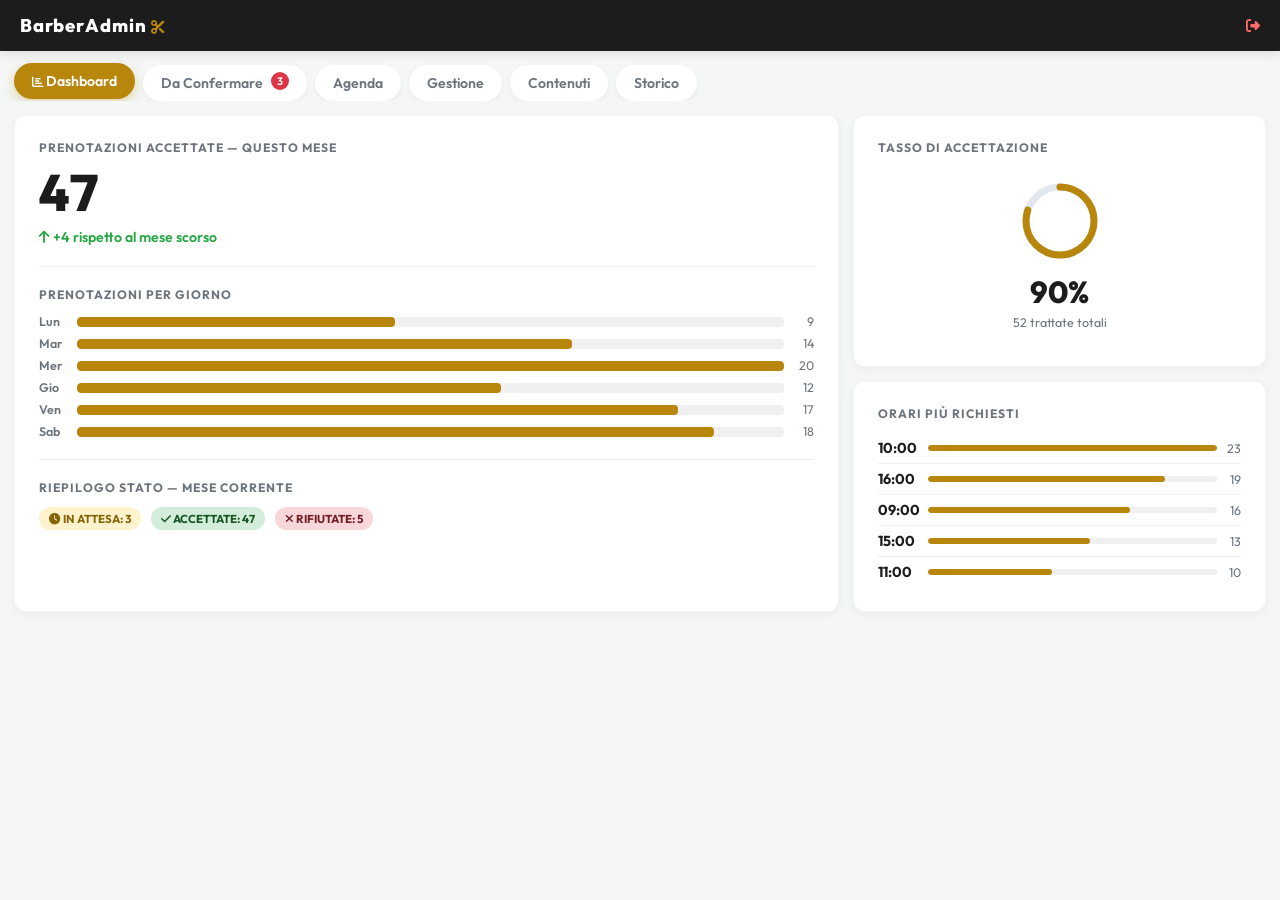
<file: preview_admin.html>
<!DOCTYPE html>
<html lang="it">
<head>
    <meta charset="UTF-8">
    <meta name="viewport" content="width=device-width, initial-scale=1.0, maximum-scale=1.0">
    <title>Preview — Admin BarberShop</title>
    <link href="https://fonts.googleapis.com/css2?family=Outfit:wght@400;600;700;800&display=swap" rel="stylesheet">
    <link rel="stylesheet" href="https://cdnjs.cloudflare.com/ajax/libs/font-awesome/6.4.0/css/all.min.css">
    <style>
        :root { --primary:#1C1C1C; --accent:#B8860B; --bg:#f4f7f6; --white:#fff; --green:#28a745; --red:#dc3545; --gray:#6c757d; --spring:cubic-bezier(0.25,0.46,0.45,0.94); }
        *,*::before,*::after { box-sizing:border-box; margin:0; padding:0; }
        body { font-family:'Outfit',sans-serif; background:var(--bg); padding-bottom:90px; color:#333; }

        .header { background:var(--primary); color:white; padding:14px 20px; position:sticky; top:0; z-index:100; display:flex; justify-content:space-between; align-items:center; box-shadow:0 2px 10px rgba(0,0,0,0.12); }
        .header h1 { margin:0; font-size:1.15rem; font-weight:800; letter-spacing:1px; }

        .nav-tabs { display:flex; gap:8px; padding:14px 14px 0; overflow-x:auto; white-space:nowrap; scrollbar-width:none; }
        .tab-btn { background:white; text-decoration:none; padding:9px 18px; border-radius:20px; font-weight:600; color:var(--gray); box-shadow:0 2px 5px rgba(0,0,0,0.05); transition:all 0.2s; flex-shrink:0; display:inline-block; font-size:0.88rem; cursor:pointer; border:none; font-family:inherit; }
        .tab-btn.active { background:var(--accent); color:white; transform:translateY(-2px); box-shadow:0 4px 12px rgba(184,134,11,0.3); }
        .badge-count { background:var(--red); color:white; padding:2px 6px; border-radius:50%; font-size:0.68rem; margin-left:5px; vertical-align:top; }

        .tab-content { display:none; padding:14px; animation:fadeIn 0.25s; }
        .tab-content.active { display:block; }
        @keyframes fadeIn { from { opacity:0; transform:translateY(8px); } to { opacity:1; transform:translateY(0); } }

        .card { background:white; border-radius:12px; padding:20px; margin-bottom:14px; box-shadow:0 2px 8px rgba(0,0,0,0.05); }
        .card-header { display:flex; justify-content:space-between; align-items:center; margin-bottom:12px; }
        .client-name { font-size:1.05rem; font-weight:700; margin:0; color:var(--primary); }

        .btn { display:inline-flex; align-items:center; justify-content:center; gap:8px; padding:11px 20px; border-radius:50px; font-weight:600; font-size:0.88rem; cursor:pointer; text-decoration:none; border:none; font-family:inherit; transition:all 0.2s; }
        .btn-green { background:#d4edda; color:#155724; border:1px solid #c3e6cb; }
        .btn-red   { background:#f8d7da; color:#721c24; border:1px solid #f5c6cb; }

        .form-group { margin-bottom:14px; }
        .form-group label { display:block; font-size:0.82rem; font-weight:700; margin-bottom:5px; color:var(--gray); }
        input, select, textarea { width:100%; padding:11px 12px; border:1px solid #e2e8f0; border-radius:8px; font-size:0.95rem; font-family:inherit; color:#333; }

        /* BENTO DASHBOARD */
        .bento-grid { display:grid; grid-template-columns:2fr 1fr; gap:14px; }
        .bento-tall { grid-row:span 2; }
        .bento-card { background:white; border-radius:12px; padding:24px; box-shadow:0 2px 8px rgba(0,0,0,0.05); border:1px solid rgba(0,0,0,0.04); }
        .bc-label { font-size:0.76rem; font-weight:700; text-transform:uppercase; letter-spacing:1px; color:var(--gray); margin-bottom:12px; display:block; }
        .bc-number { font-size:3.2rem; font-weight:800; color:var(--primary); line-height:1; font-variant-numeric:tabular-nums; }
        .bc-delta { font-size:0.88rem; font-weight:600; margin-top:10px; }
        .bc-delta.up { color:#28a745; }
        .bar-chart { margin-top:10px; }
        .bar-row { display:flex; align-items:center; gap:10px; margin-bottom:7px; }
        .bar-label { font-size:0.78rem; font-weight:600; color:var(--gray); width:28px; flex-shrink:0; }
        .bar-track { flex-grow:1; background:#f0f0f0; border-radius:4px; height:10px; overflow:hidden; }
        .bar-fill { height:100%; background:var(--accent); border-radius:4px; }
        .bar-count { font-size:0.78rem; color:var(--gray); width:20px; text-align:right; flex-shrink:0; }
        .circle-wrap { display:flex; flex-direction:column; align-items:center; justify-content:center; padding:12px 0; }
        .circle-pct { font-size:1.9rem; font-weight:800; color:var(--primary); margin-top:10px; }
        .circle-sub { font-size:0.78rem; color:var(--gray); margin-top:4px; }
        .top-list { list-style:none; margin-top:6px; }
        .top-list li { display:flex; align-items:center; gap:8px; padding:6px 0; border-bottom:1px solid #f0f0f0; }
        .top-list li:last-child { border:none; }
        .top-ora { font-weight:700; font-size:0.9rem; color:var(--primary); width:42px; flex-shrink:0; }
        .top-bar { flex-grow:1; background:#f0f0f0; border-radius:3px; height:6px; overflow:hidden; }
        .top-bar-fill { height:100%; background:var(--accent); border-radius:3px; }
        .top-cnt { font-size:0.78rem; color:var(--gray); width:16px; text-align:right; }

        /* WEEK CALENDAR */
        .view-toggle { display:flex; gap:8px; margin-bottom:12px; }
        .view-btn { padding:8px 18px; border-radius:20px; font-weight:600; cursor:pointer; border:1px solid #e2e8f0; background:white; color:var(--gray); font-family:inherit; font-size:0.87rem; }
        .view-btn.active { background:var(--accent); color:white; border-color:var(--accent); }
        .week-nav { display:flex; align-items:center; justify-content:space-between; background:white; padding:11px 16px; border-radius:12px; box-shadow:0 2px 5px rgba(0,0,0,0.05); margin-bottom:12px; }
        .week-nav span { font-weight:700; font-size:0.9rem; color:var(--primary); }
        .week-nav button { background:#eee; border:none; border-radius:50%; width:30px; height:30px; cursor:pointer; font-size:0.75rem; display:flex; align-items:center; justify-content:center; }
        .week-grid { display:grid; grid-template-columns:repeat(7,1fr); gap:8px; }
        .week-day { background:white; border-radius:10px; padding:10px 7px; min-height:80px; box-shadow:0 2px 5px rgba(0,0,0,0.04); }
        .week-day.today .week-day-date { color:var(--accent); }
        .week-day-header { font-size:0.7rem; font-weight:700; text-transform:uppercase; color:var(--gray); margin-bottom:4px; text-align:center; }
        .week-day-date { text-align:center; font-weight:800; font-size:1rem; color:var(--primary); margin-bottom:6px; }
        .appt-badge { background:#d4edda; color:#155724; font-size:0.67rem; padding:3px 5px; border-radius:4px; margin-bottom:3px; cursor:pointer; display:block; overflow:hidden; text-overflow:ellipsis; white-space:nowrap; }

        /* HOURS TABLE */
        .hours-table { width:100%; border-collapse:collapse; }
        .hours-table th { text-align:left; padding:8px 10px; font-size:0.78rem; font-weight:700; color:var(--gray); text-transform:uppercase; border-bottom:2px solid #eee; }
        .hours-table td { padding:8px 10px; vertical-align:middle; font-size:0.9rem; border-bottom:1px solid #f5f5f5; }
        .hours-table input[type="time"] { width:auto; padding:7px 8px; font-size:0.85rem; }
        .hours-table input[type="checkbox"] { width:auto; }
        .day-closed td:not(:first-child):not(:nth-child(2)) input { opacity:0.3; pointer-events:none; }

        /* INBOX CARDS */
        .time-badge { background:#edf2f7; color:var(--primary); font-weight:800; font-size:1rem; padding:5px 12px; border-radius:8px; }
        .date-badge { font-size:0.82rem; color:var(--gray); font-weight:600; text-transform:uppercase; }
        .service-info { color:var(--gray); font-size:0.92rem; margin-top:4px; display:flex; align-items:center; gap:5px; }
        .phone-link { color:var(--accent); font-weight:600; margin-top:5px; display:inline-block; font-size:0.92rem; text-decoration:none; }
        .actions-stack { display:flex; flex-direction:column; gap:10px; align-items:center; margin-top:14px; }
        .badge { padding:4px 10px; border-radius:14px; font-size:0.72rem; font-weight:700; text-transform:uppercase; }
        .badge-accettato { background:#d4edda; color:#155724; }
        .badge-rifiutato { background:#f8d7da; color:#721c24; }
        .badge-attesa    { background:#fff3cd; color:#856404; }

        @media (max-width:600px) {
            .bento-grid { grid-template-columns:1fr; }
            .bento-tall { grid-row:auto; }
            .week-grid  { gap:4px; }
            .week-day   { padding:6px 4px; min-height:60px; }
        }
    </style>
</head>
<body>

<div class="header">
    <h1>BarberAdmin <i class="fas fa-cut" style="font-size:0.75em;color:var(--accent);"></i></h1>
    <a href="#" style="color:#ff6b6b;font-size:0.88rem;font-weight:600;"><i class="fas fa-sign-out-alt"></i></a>
</div>

<div class="nav-tabs">
    <button class="tab-btn active" onclick="showTab('dashboard',this)"><i class="fas fa-chart-bar" style="font-size:0.8em;"></i> Dashboard</button>
    <button class="tab-btn" onclick="showTab('inbox',this)">Da Confermare <span class="badge-count">3</span></button>
    <button class="tab-btn" onclick="showTab('agenda',this)">Agenda</button>
    <button class="tab-btn" onclick="showTab('tools',this)">Gestione</button>
    <button class="tab-btn" onclick="showTab('cms',this)">Contenuti</button>
    <button class="tab-btn" onclick="showTab('history',this)">Storico</button>
</div>

<!-- TAB DASHBOARD -->
<div id="tab-dashboard" class="tab-content active">
    <div class="bento-grid">

        <!-- CARD GRANDE -->
        <div class="bento-card bento-tall">
            <span class="bc-label">Prenotazioni accettate &mdash; questo mese</span>
            <div class="bc-number" id="countEl">0</div>
            <div class="bc-delta up"><i class="fas fa-arrow-up"></i> +4 rispetto al mese scorso</div>

            <hr style="border:none;border-top:1px solid #f0f0f0;margin:20px 0;">

            <span class="bc-label">Prenotazioni per giorno</span>
            <div class="bar-chart">
                <div class="bar-row"><span class="bar-label">Lun</span><div class="bar-track"><div class="bar-fill" style="width:45%"></div></div><span class="bar-count">9</span></div>
                <div class="bar-row"><span class="bar-label">Mar</span><div class="bar-track"><div class="bar-fill" style="width:70%"></div></div><span class="bar-count">14</span></div>
                <div class="bar-row"><span class="bar-label">Mer</span><div class="bar-track"><div class="bar-fill" style="width:100%"></div></div><span class="bar-count">20</span></div>
                <div class="bar-row"><span class="bar-label">Gio</span><div class="bar-track"><div class="bar-fill" style="width:60%"></div></div><span class="bar-count">12</span></div>
                <div class="bar-row"><span class="bar-label">Ven</span><div class="bar-track"><div class="bar-fill" style="width:85%"></div></div><span class="bar-count">17</span></div>
                <div class="bar-row"><span class="bar-label">Sab</span><div class="bar-track"><div class="bar-fill" style="width:90%"></div></div><span class="bar-count">18</span></div>
            </div>

            <hr style="border:none;border-top:1px solid #f0f0f0;margin:20px 0;">

            <span class="bc-label">Riepilogo stato &mdash; mese corrente</span>
            <div style="display:flex;gap:10px;margin-top:6px;flex-wrap:wrap;">
                <span class="badge badge-attesa"><i class="fas fa-clock"></i> In attesa: 3</span>
                <span class="badge badge-accettato"><i class="fas fa-check"></i> Accettate: 47</span>
                <span class="badge badge-rifiutato"><i class="fas fa-times"></i> Rifiutate: 5</span>
            </div>
        </div>

        <!-- CARD TASSO -->
        <div class="bento-card">
            <span class="bc-label">Tasso di accettazione</span>
            <div class="circle-wrap">
                <svg width="84" height="84" viewBox="0 0 84 84">
                    <circle cx="42" cy="42" r="34" fill="none" stroke="#e2e8f0" stroke-width="7"/>
                    <circle cx="42" cy="42" r="34" fill="none" stroke="#B8860B" stroke-width="7"
                        stroke-dasharray="171 201"
                        stroke-linecap="round" transform="rotate(-90 42 42)"/>
                </svg>
                <div class="circle-pct">90%</div>
                <div class="circle-sub">52 trattate totali</div>
            </div>
        </div>

        <!-- CARD TOP ORARI -->
        <div class="bento-card">
            <span class="bc-label">Orari più richiesti</span>
            <ul class="top-list">
                <li><span class="top-ora">10:00</span><div class="top-bar"><div class="top-bar-fill" style="width:100%"></div></div><span class="top-cnt">23</span></li>
                <li><span class="top-ora">16:00</span><div class="top-bar"><div class="top-bar-fill" style="width:82%"></div></div><span class="top-cnt">19</span></li>
                <li><span class="top-ora">09:00</span><div class="top-bar"><div class="top-bar-fill" style="width:70%"></div></div><span class="top-cnt">16</span></li>
                <li><span class="top-ora">15:00</span><div class="top-bar"><div class="top-bar-fill" style="width:56%"></div></div><span class="top-cnt">13</span></li>
                <li><span class="top-ora">11:00</span><div class="top-bar"><div class="top-bar-fill" style="width:43%"></div></div><span class="top-cnt">10</span></li>
            </ul>
        </div>

    </div>
</div>

<!-- TAB INBOX -->
<div id="tab-inbox" class="tab-content">
    <div class="card" style="border-left:5px solid #ffc107;">
        <div class="card-header">
            <span class="time-badge">09:30</span>
            <span class="date-badge">17 Mag</span>
        </div>
        <h3 style="font-size:1.1rem;font-weight:700;color:var(--primary);margin:0 0 4px;">Marco Rossi</h3>
        <div class="service-info"><i class="fas fa-cut"></i> Taglio + Barba</div>
        <a class="phone-link"><i class="fas fa-phone"></i> 348 1234567</a>
        <div class="actions-stack">
            <a href="#" class="btn btn-green" style="width:100%;max-width:none;"><i class="fas fa-check"></i> Accetta</a>
            <a href="#" class="btn btn-red" style="width:100%;max-width:none;"><i class="fas fa-times"></i> Rifiuta</a>
        </div>
    </div>
    <div class="card" style="border-left:5px solid #ffc107;">
        <div class="card-header">
            <span class="time-badge">14:00</span>
            <span class="date-badge">17 Mag</span>
        </div>
        <h3 style="font-size:1.1rem;font-weight:700;color:var(--primary);margin:0 0 4px;">Luca Ferrari</h3>
        <div class="service-info"><i class="fas fa-cut"></i> Taglio Classico</div>
        <a class="phone-link"><i class="fas fa-phone"></i> 333 9876543</a>
        <div class="actions-stack">
            <a href="#" class="btn btn-green" style="width:100%;max-width:none;"><i class="fas fa-check"></i> Accetta</a>
            <a href="#" class="btn btn-red" style="width:100%;max-width:none;"><i class="fas fa-times"></i> Rifiuta</a>
        </div>
    </div>
</div>

<!-- TAB AGENDA -->
<div id="tab-agenda" class="tab-content">
    <div class="view-toggle">
        <button class="view-btn active">Lista</button>
        <button class="view-btn">Settimana</button>
    </div>

    <div class="week-nav">
        <button><i class="fas fa-chevron-left"></i></button>
        <span>12/05 – 18/05</span>
        <button><i class="fas fa-chevron-right"></i></button>
    </div>
    <div class="week-grid" style="margin-bottom:14px;">
        <div class="week-day"><div class="week-day-header">Lun</div><div class="week-day-date">12</div><div class="appt-badge">09:00 Marco</div><div class="appt-badge">10:30 Luca</div></div>
        <div class="week-day"><div class="week-day-header">Mar</div><div class="week-day-date">13</div><div class="appt-badge">15:00 Davide</div></div>
        <div class="week-day today"><div class="week-day-header">Mer</div><div class="week-day-date">14</div><div class="appt-badge">09:30 Giorgio</div><div class="appt-badge">11:00 Fabio</div><div class="appt-badge">16:00 Aldo</div></div>
        <div class="week-day"><div class="week-day-header">Gio</div><div class="week-day-date">15</div></div>
        <div class="week-day"><div class="week-day-header">Ven</div><div class="week-day-date">16</div><div class="appt-badge">10:00 Riccardo</div></div>
        <div class="week-day"><div class="week-day-header">Sab</div><div class="week-day-date">17</div><div class="appt-badge">08:30 Pietro</div><div class="appt-badge">14:00 Enzo</div></div>
        <div class="week-day"><div class="week-day-header">Dom</div><div class="week-day-date">18</div></div>
    </div>

    <div class="card" style="border-left:5px solid #28a745;">
        <div class="card-header">
            <span class="time-badge">09:00</span>
            <span class="date-badge">12 Mag</span>
        </div>
        <h3 style="font-size:1.1rem;font-weight:700;color:var(--primary);margin:0 0 4px;">Marco Rossi</h3>
        <div class="service-info"><i class="fas fa-cut"></i> Taglio Classico</div>
        <a class="phone-link"><i class="fas fa-phone"></i> 348 1234567</a>
    </div>
</div>

<!-- TAB TOOLS -->
<div id="tab-tools" class="tab-content">
    <div class="card" style="border-left:5px solid var(--accent);">
        <div class="card-header">
            <h3 class="client-name"><i class="far fa-clock"></i> Orari di Apertura</h3>
        </div>
        <table class="hours-table">
            <thead><tr><th>Giorno</th><th>Chiuso</th><th>Mattina inizio</th><th>Mattina fine</th><th>Pom. inizio</th><th>Pom. fine</th></tr></thead>
            <tbody>
                <tr class="day-closed"><td style="font-weight:600;">Domenica</td><td><input type="checkbox" checked></td><td><input type="time" disabled></td><td><input type="time" disabled></td><td><input type="time" disabled></td><td><input type="time" disabled></td></tr>
                <tr class="day-closed"><td style="font-weight:600;">Lunedì</td><td><input type="checkbox" checked></td><td><input type="time" disabled></td><td><input type="time" disabled></td><td><input type="time" disabled></td><td><input type="time" disabled></td></tr>
                <tr><td style="font-weight:600;">Martedì</td><td><input type="checkbox"></td><td><input type="time" value="08:00"></td><td><input type="time" value="12:30"></td><td><input type="time" value="15:00"></td><td><input type="time" value="19:30"></td></tr>
                <tr><td style="font-weight:600;">Mercoledì</td><td><input type="checkbox"></td><td><input type="time" value="08:30"></td><td><input type="time" value="18:30"></td><td><input type="time"></td><td><input type="time"></td></tr>
                <tr><td style="font-weight:600;">Giovedì</td><td><input type="checkbox"></td><td><input type="time" value="08:00"></td><td><input type="time" value="12:30"></td><td><input type="time" value="15:00"></td><td><input type="time" value="19:30"></td></tr>
                <tr><td style="font-weight:600;">Venerdì</td><td><input type="checkbox"></td><td><input type="time" value="08:00"></td><td><input type="time" value="19:30"></td><td><input type="time"></td><td><input type="time"></td></tr>
                <tr><td style="font-weight:600;">Sabato</td><td><input type="checkbox"></td><td><input type="time" value="08:00"></td><td><input type="time" value="18:30"></td><td><input type="time"></td><td><input type="time"></td></tr>
            </tbody>
        </table>
        <div style="margin-top:16px;"><button class="btn btn-green"><i class="fas fa-save"></i> Salva Orari</button></div>
    </div>

    <div class="card" style="border-left:5px solid #6c757d;margin-top:0;">
        <div class="card-header">
            <h3 class="client-name"><i class="fas fa-lock"></i> Cambio Password</h3>
        </div>
        <div style="max-width:380px;">
            <div class="form-group"><label>Password attuale</label><input type="password" placeholder="••••••••"></div>
            <div class="form-group"><label>Nuova password</label><input type="password" placeholder="••••••••"></div>
            <div class="form-group"><label>Conferma nuova password</label><input type="password" placeholder="••••••••"></div>
            <button class="btn" style="background:#495057;color:#fff;"><i class="fas fa-key"></i> Aggiorna Password</button>
        </div>
    </div>
</div>

<!-- TAB CMS -->
<div id="tab-cms" class="tab-content">
    <div class="card">
        <div class="card-header"><h3 class="client-name"><i class="fas fa-share-alt"></i> Social Links</h3></div>
        <div style="max-width:440px;">
            <div class="form-group">
                <label><i class="fab fa-instagram" style="color:#C13584;margin-right:6px;"></i> Instagram</label>
                <input type="url" placeholder="https://instagram.com/tuoprofilo">
            </div>
            <div class="form-group">
                <label><i class="fab fa-facebook" style="color:#1877F2;margin-right:6px;"></i> Facebook</label>
                <input type="url" placeholder="https://facebook.com/tuapagina">
            </div>
            <button class="btn btn-green"><i class="fas fa-save"></i> Salva Links</button>
        </div>
    </div>

    <div class="card" style="border-left:5px solid #6c757d;">
        <div class="card-header"><h3 class="client-name"><i class="fas fa-tags"></i> Categorie Listino</h3></div>
        <div style="display:flex;flex-wrap:wrap;gap:8px;margin-bottom:16px;">
            <span style="background:#f5f5f5;padding:6px 12px;border-radius:20px;border:1px solid #e0e0e0;font-size:0.9rem;display:flex;align-items:center;gap:8px;">Taglio &amp; Styling <span style="color:var(--red);font-weight:700;cursor:pointer;">&times;</span></span>
            <span style="background:#f5f5f5;padding:6px 12px;border-radius:20px;border:1px solid #e0e0e0;font-size:0.9rem;display:flex;align-items:center;gap:8px;">Barba <span style="color:var(--red);font-weight:700;cursor:pointer;">&times;</span></span>
        </div>
        <div style="display:flex;gap:10px;align-items:flex-end;max-width:380px;">
            <div class="form-group" style="flex:1;margin:0;"><label>Nuova categoria</label><input type="text" placeholder="Es. Trattamenti"></div>
            <button class="btn btn-green" style="white-space:nowrap;height:44px;"><i class="fas fa-plus"></i> Aggiungi</button>
        </div>
    </div>

    <div class="card" style="border-left:5px solid var(--accent);">
        <div class="card-header"><h3 class="client-name"><i class="fas fa-cut"></i> Gestione Listino</h3></div>
        <table style="width:100%;border-collapse:collapse;margin-bottom:20px;">
            <thead><tr style="border-bottom:2px solid #f0f0f0;">
                <th style="padding:10px;font-size:0.78rem;color:#999;text-transform:uppercase;">Categoria</th>
                <th style="padding:10px;font-size:0.78rem;color:#999;text-transform:uppercase;">Servizio</th>
                <th style="padding:10px;font-size:0.78rem;color:#999;text-transform:uppercase;">Prezzo</th>
                <th></th>
            </tr></thead>
            <tbody>
                <tr style="border-bottom:1px solid #f5f5f5;">
                    <td style="padding:10px;font-weight:600;color:var(--accent);font-size:0.88rem;">Taglio</td>
                    <td style="padding:10px;">Taglio Classico</td>
                    <td style="padding:10px;">€ 18,00</td>
                    <td style="padding:10px;text-align:right;"><i class="fas fa-trash" style="color:var(--red);cursor:pointer;"></i></td>
                </tr>
                <tr style="border-bottom:1px solid #f5f5f5;">
                    <td style="padding:10px;font-weight:600;color:var(--accent);font-size:0.88rem;">Barba</td>
                    <td style="padding:10px;">Rasatura Classica</td>
                    <td style="padding:10px;">€ 15,00</td>
                    <td style="padding:10px;text-align:right;"><i class="fas fa-trash" style="color:var(--red);cursor:pointer;"></i></td>
                </tr>
            </tbody>
        </table>
        <div style="background:#f9f9f9;padding:20px;border-radius:10px;">
            <h4 style="margin:0 0 14px;font-size:0.95rem;">Aggiungi Servizio</h4>
            <div style="display:grid;grid-template-columns:1fr 1fr;gap:14px;">
                <div class="form-group"><label>Categoria</label><select><option>Taglio &amp; Styling</option><option>Barba</option></select></div>
                <div class="form-group"><label>Nome</label><input type="text" placeholder="Es. Taglio Bambino"></div>
                <div class="form-group"><label>Prezzo</label><input type="number" placeholder="0.00"></div>
                <div class="form-group"><label>Dettagli</label><input type="text" placeholder="Opzionale"></div>
                <div style="grid-column:1/-1;"><button class="btn btn-green" style="width:100%;"><i class="fas fa-plus-circle"></i> Aggiungi al Listino</button></div>
            </div>
        </div>
    </div>
</div>

<script>
function showTab(name, btn) {
    document.querySelectorAll('.tab-content').forEach(function(t) { t.classList.remove('active'); });
    document.querySelectorAll('.tab-btn').forEach(function(b)    { b.classList.remove('active'); });
    document.getElementById('tab-' + name).classList.add('active');
    btn.classList.add('active');
}

// CountUp animation
(function() {
    var target = 47, el = document.getElementById('countEl');
    if (!el) return;
    var start = 0, step = target / (900 / 16);
    var t = setInterval(function() {
        start += step;
        if (start >= target) { el.textContent = target; clearInterval(t); return; }
        el.textContent = Math.floor(start);
    }, 16);
})();
</script>
</body>
</html>
</file>
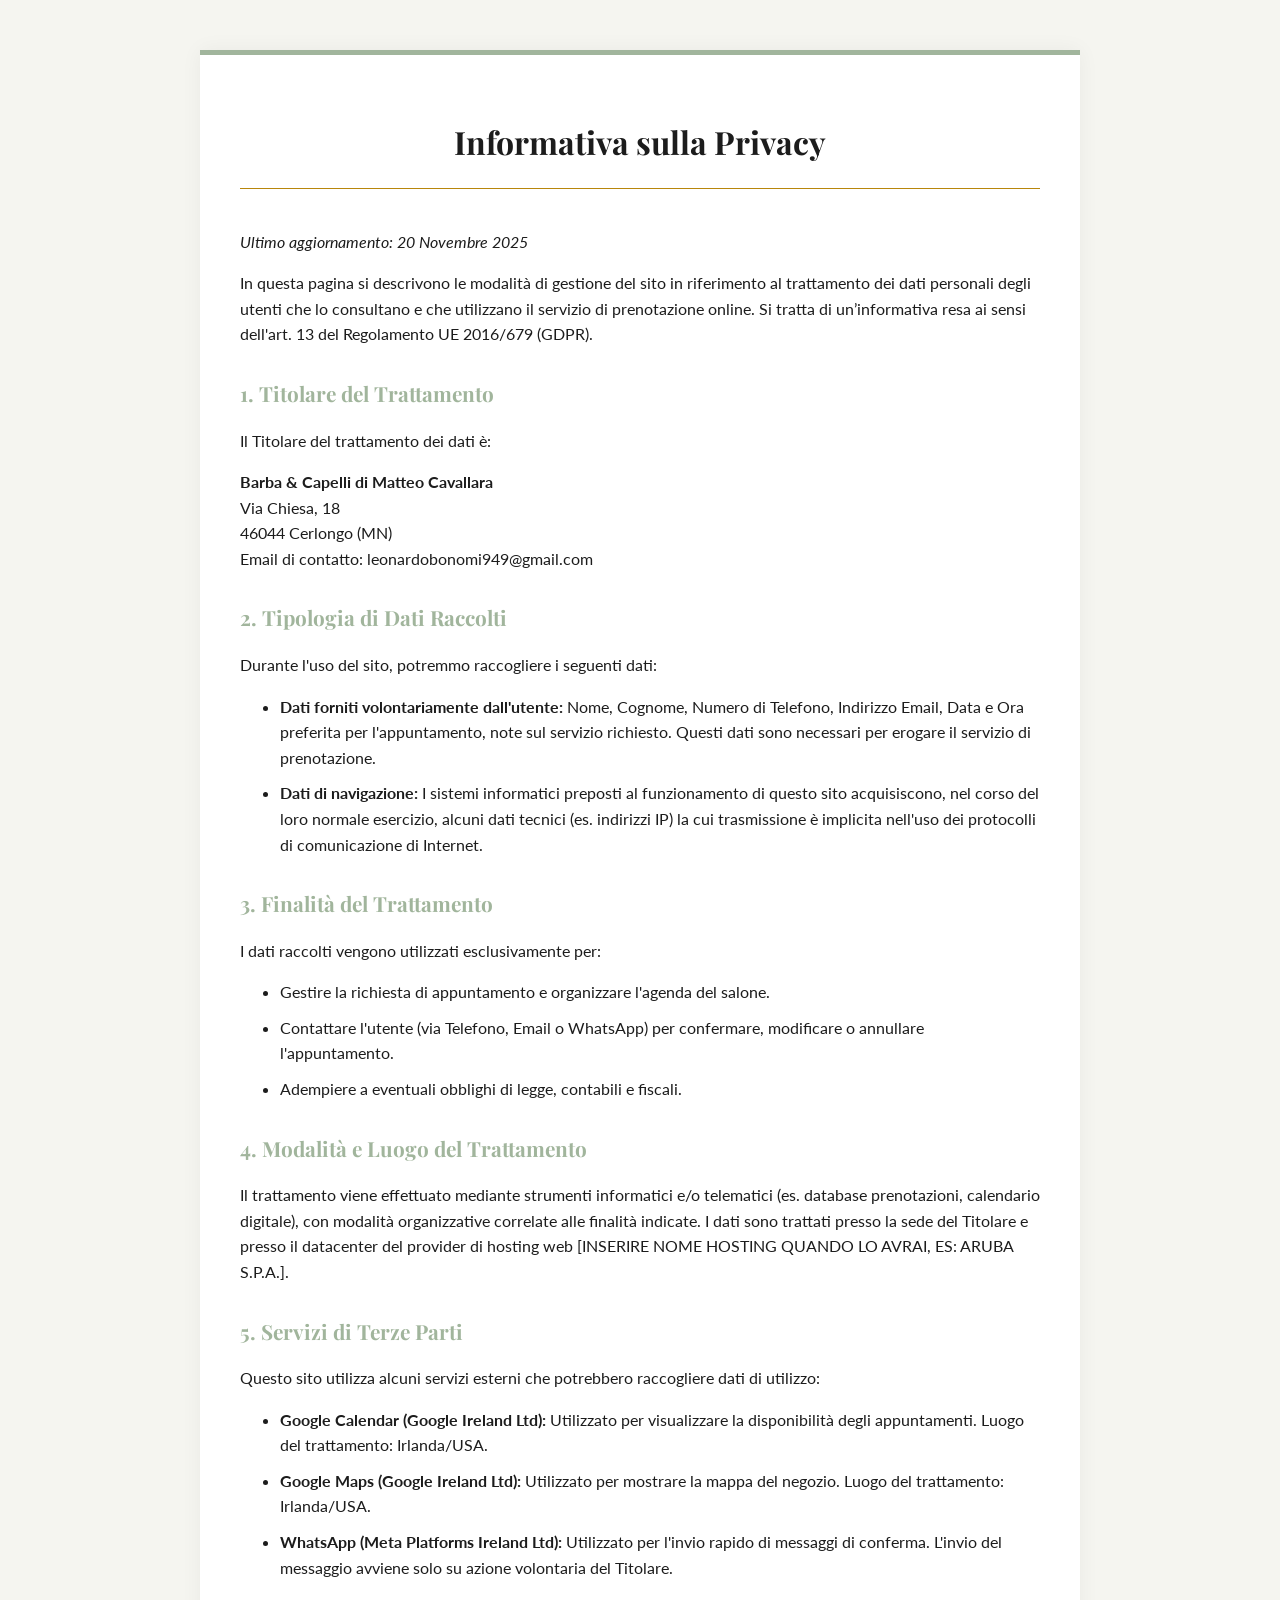
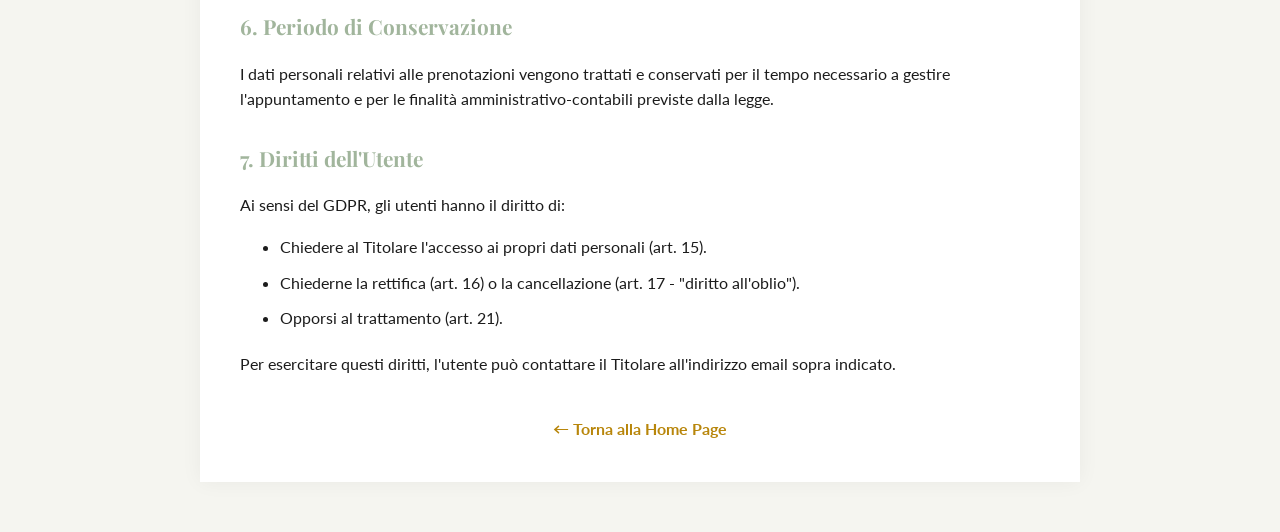
<file: privacy.html>
<!DOCTYPE html>
<html lang="it">
<head>
    <meta charset="UTF-8">
    <meta name="viewport" content="width=device-width, initial-scale=1.0">
    <title>Privacy Policy - Barba & Capelli Matteo Cavallara</title>
    
    <link rel="preconnect" href="https://fonts.googleapis.com">
    <link rel="preconnect" href="https://fonts.gstatic.com" crossorigin>
    <link href="https://fonts.googleapis.com/css2?family=Lato:wght@300;400;700&family=Playfair+Display:wght@700&display=swap" rel="stylesheet">

    <style>
        body {
            font-family: 'Lato', sans-serif;
            line-height: 1.6;
            color: #1C1C1C;
            background-color: #F5F5F0;
            margin: 0;
            padding: 0;
        }
        .container {
            max-width: 800px;
            margin: 50px auto;
            padding: 40px;
            background: white;
            box-shadow: 0 0 20px rgba(0,0,0,0.05);
            border-top: 5px solid #A1B59C;
        }
        h1, h2 {
            font-family: 'Playfair Display', serif;
            color: #1C1C1C;
        }
        h1 { text-align: center; border-bottom: 1px solid #B8860B; padding-bottom: 20px; margin-bottom: 40px; }
        h2 { font-size: 1.3rem; margin-top: 30px; color: #A1B59C; }
        ul { margin-bottom: 20px; }
        li { margin-bottom: 10px; }
        .back-link {
            display: block;
            margin-top: 40px;
            text-align: center;
            color: #B8860B;
            text-decoration: none;
            font-weight: bold;
        }
        .back-link:hover { text-decoration: underline; }
    </style>
</head>
<body>

    <div class="container">
        <h1>Informativa sulla Privacy</h1>
        <p><em>Ultimo aggiornamento: 20 Novembre 2025</em></p>
        
        <p>In questa pagina si descrivono le modalità di gestione del sito in riferimento al trattamento dei dati personali degli utenti che lo consultano e che utilizzano il servizio di prenotazione online. Si tratta di un’informativa resa ai sensi dell'art. 13 del Regolamento UE 2016/679 (GDPR).</p>

        <h2>1. Titolare del Trattamento</h2>
        <p>Il Titolare del trattamento dei dati è:</p>
        <p>
            <strong>Barba & Capelli di Matteo Cavallara</strong><br>
            Via Chiesa, 18<br>
            46044 Cerlongo (MN)<br>
            Email di contatto: leonardobonomi949@gmail.com
        </p>

        <h2>2. Tipologia di Dati Raccolti</h2>
        <p>Durante l'uso del sito, potremmo raccogliere i seguenti dati:</p>
        <ul>
            <li><strong>Dati forniti volontariamente dall'utente:</strong> Nome, Cognome, Numero di Telefono, Indirizzo Email, Data e Ora preferita per l'appuntamento, note sul servizio richiesto. Questi dati sono necessari per erogare il servizio di prenotazione.</li>
            <li><strong>Dati di navigazione:</strong> I sistemi informatici preposti al funzionamento di questo sito acquisiscono, nel corso del loro normale esercizio, alcuni dati tecnici (es. indirizzi IP) la cui trasmissione è implicita nell'uso dei protocolli di comunicazione di Internet.</li>
        </ul>

        <h2>3. Finalità del Trattamento</h2>
        <p>I dati raccolti vengono utilizzati esclusivamente per:</p>
        <ul>
            <li>Gestire la richiesta di appuntamento e organizzare l'agenda del salone.</li>
            <li>Contattare l'utente (via Telefono, Email o WhatsApp) per confermare, modificare o annullare l'appuntamento.</li>
            <li>Adempiere a eventuali obblighi di legge, contabili e fiscali.</li>
        </ul>

        <h2>4. Modalità e Luogo del Trattamento</h2>
        <p>Il trattamento viene effettuato mediante strumenti informatici e/o telematici (es. database prenotazioni, calendario digitale), con modalità organizzative correlate alle finalità indicate. I dati sono trattati presso la sede del Titolare e presso il datacenter del provider di hosting web [INSERIRE NOME HOSTING QUANDO LO AVRAI, ES: ARUBA S.P.A.].</p>

        <h2>5. Servizi di Terze Parti</h2>
        <p>Questo sito utilizza alcuni servizi esterni che potrebbero raccogliere dati di utilizzo:</p>
        <ul>
            <li><strong>Google Calendar (Google Ireland Ltd):</strong> Utilizzato per visualizzare la disponibilità degli appuntamenti. Luogo del trattamento: Irlanda/USA.</li>
            <li><strong>Google Maps (Google Ireland Ltd):</strong> Utilizzato per mostrare la mappa del negozio. Luogo del trattamento: Irlanda/USA.</li>
            <li><strong>WhatsApp (Meta Platforms Ireland Ltd):</strong> Utilizzato per l'invio rapido di messaggi di conferma. L'invio del messaggio avviene solo su azione volontaria del Titolare.</li>
        </ul>

        <h2>6. Periodo di Conservazione</h2>
        <p>I dati personali relativi alle prenotazioni vengono trattati e conservati per il tempo necessario a gestire l'appuntamento e per le finalità amministrativo-contabili previste dalla legge.</p>

        <h2>7. Diritti dell'Utente</h2>
        <p>Ai sensi del GDPR, gli utenti hanno il diritto di:</p>
        <ul>
            <li>Chiedere al Titolare l'accesso ai propri dati personali (art. 15).</li>
            <li>Chiederne la rettifica (art. 16) o la cancellazione (art. 17 - "diritto all'oblio").</li>
            <li>Opporsi al trattamento (art. 21).</li>
        </ul>
        <p>Per esercitare questi diritti, l'utente può contattare il Titolare all'indirizzo email sopra indicato.</p>

        <a href="index.html" class="back-link">← Torna alla Home Page</a>
    </div>

</body>
</html>
</file>
